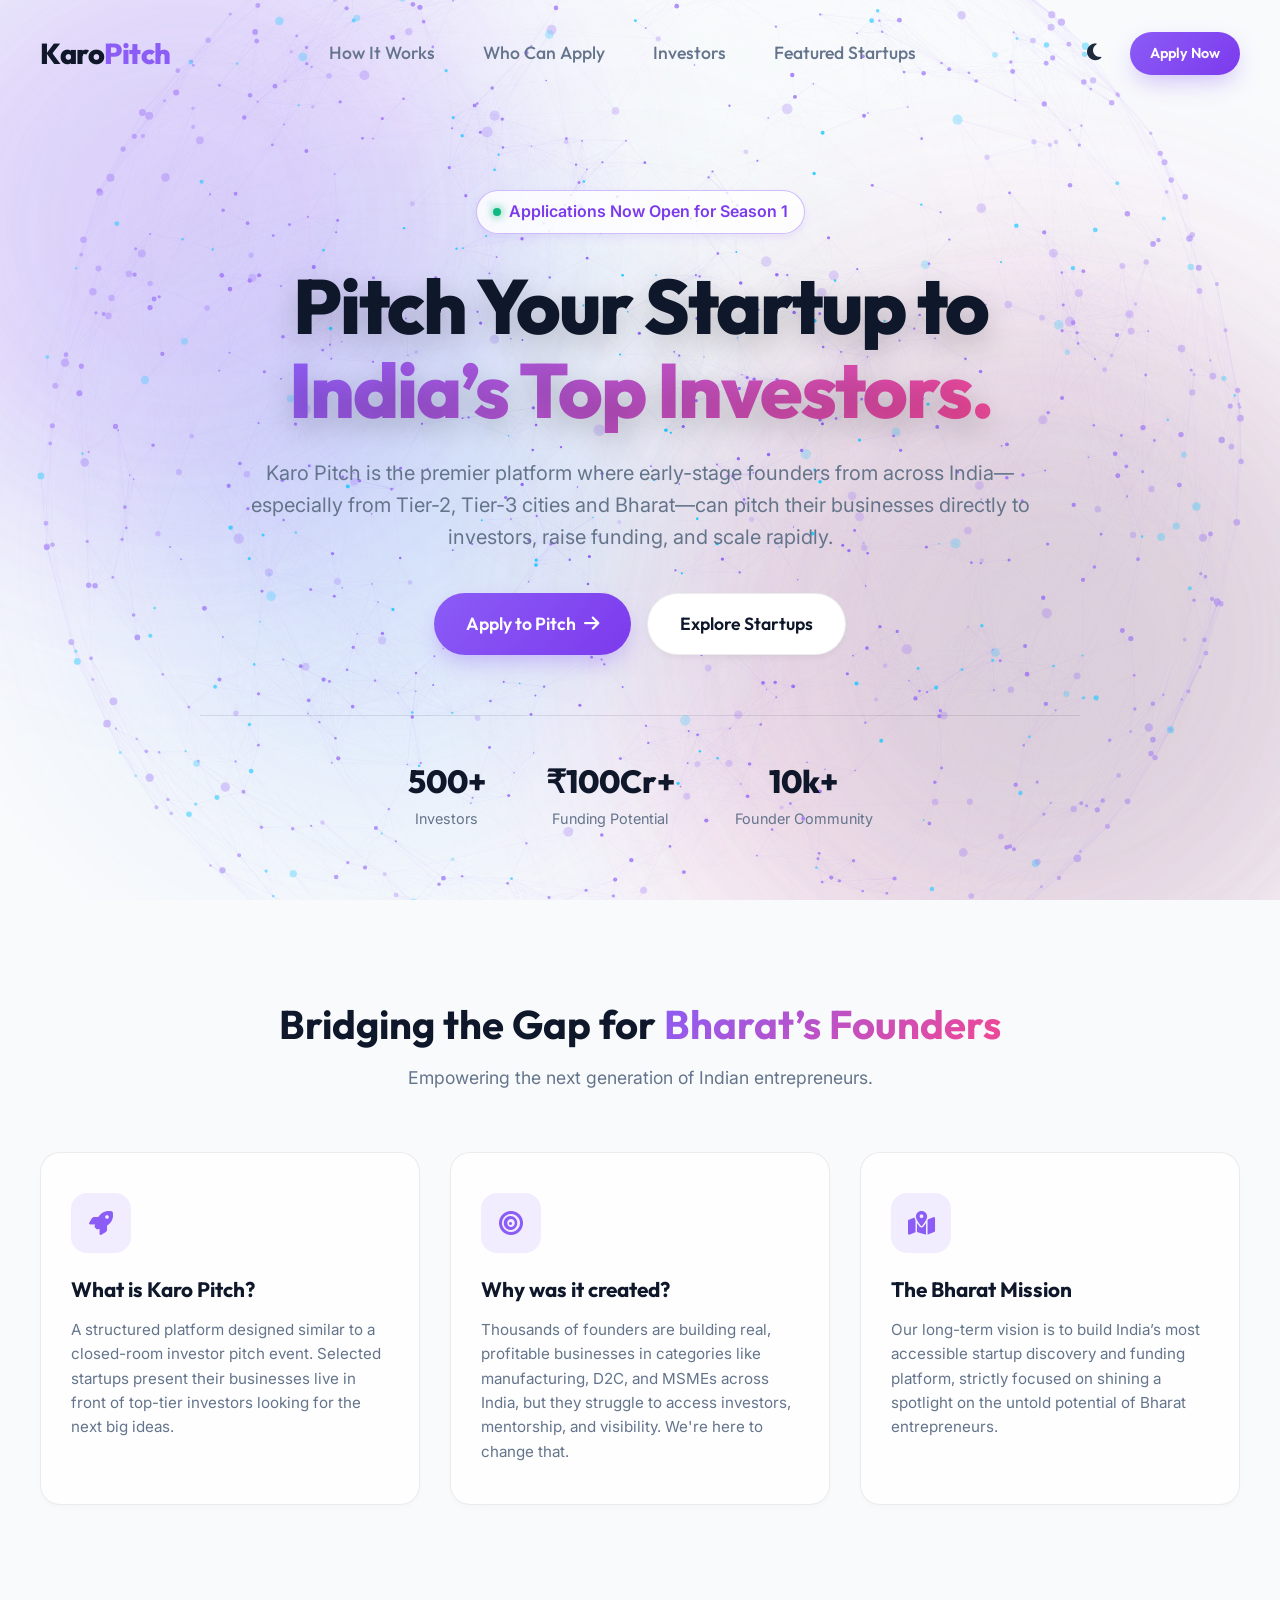
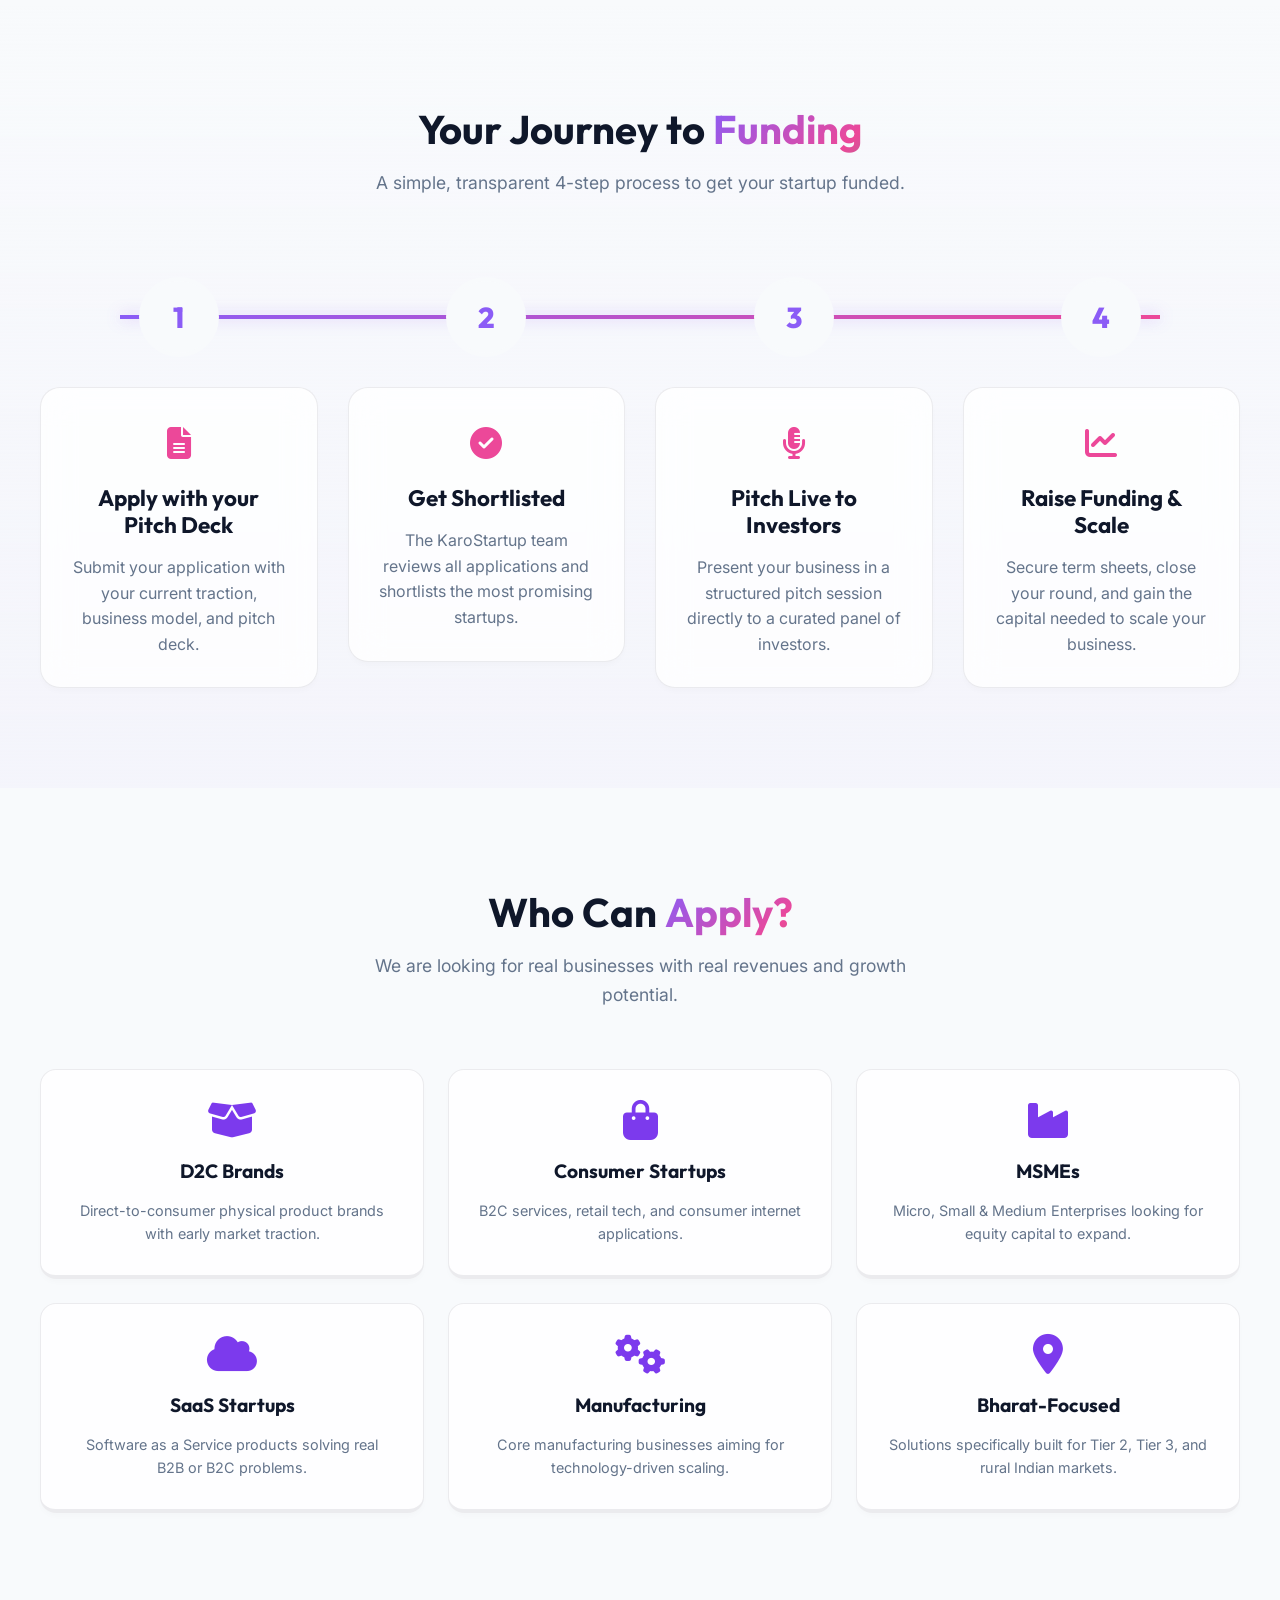
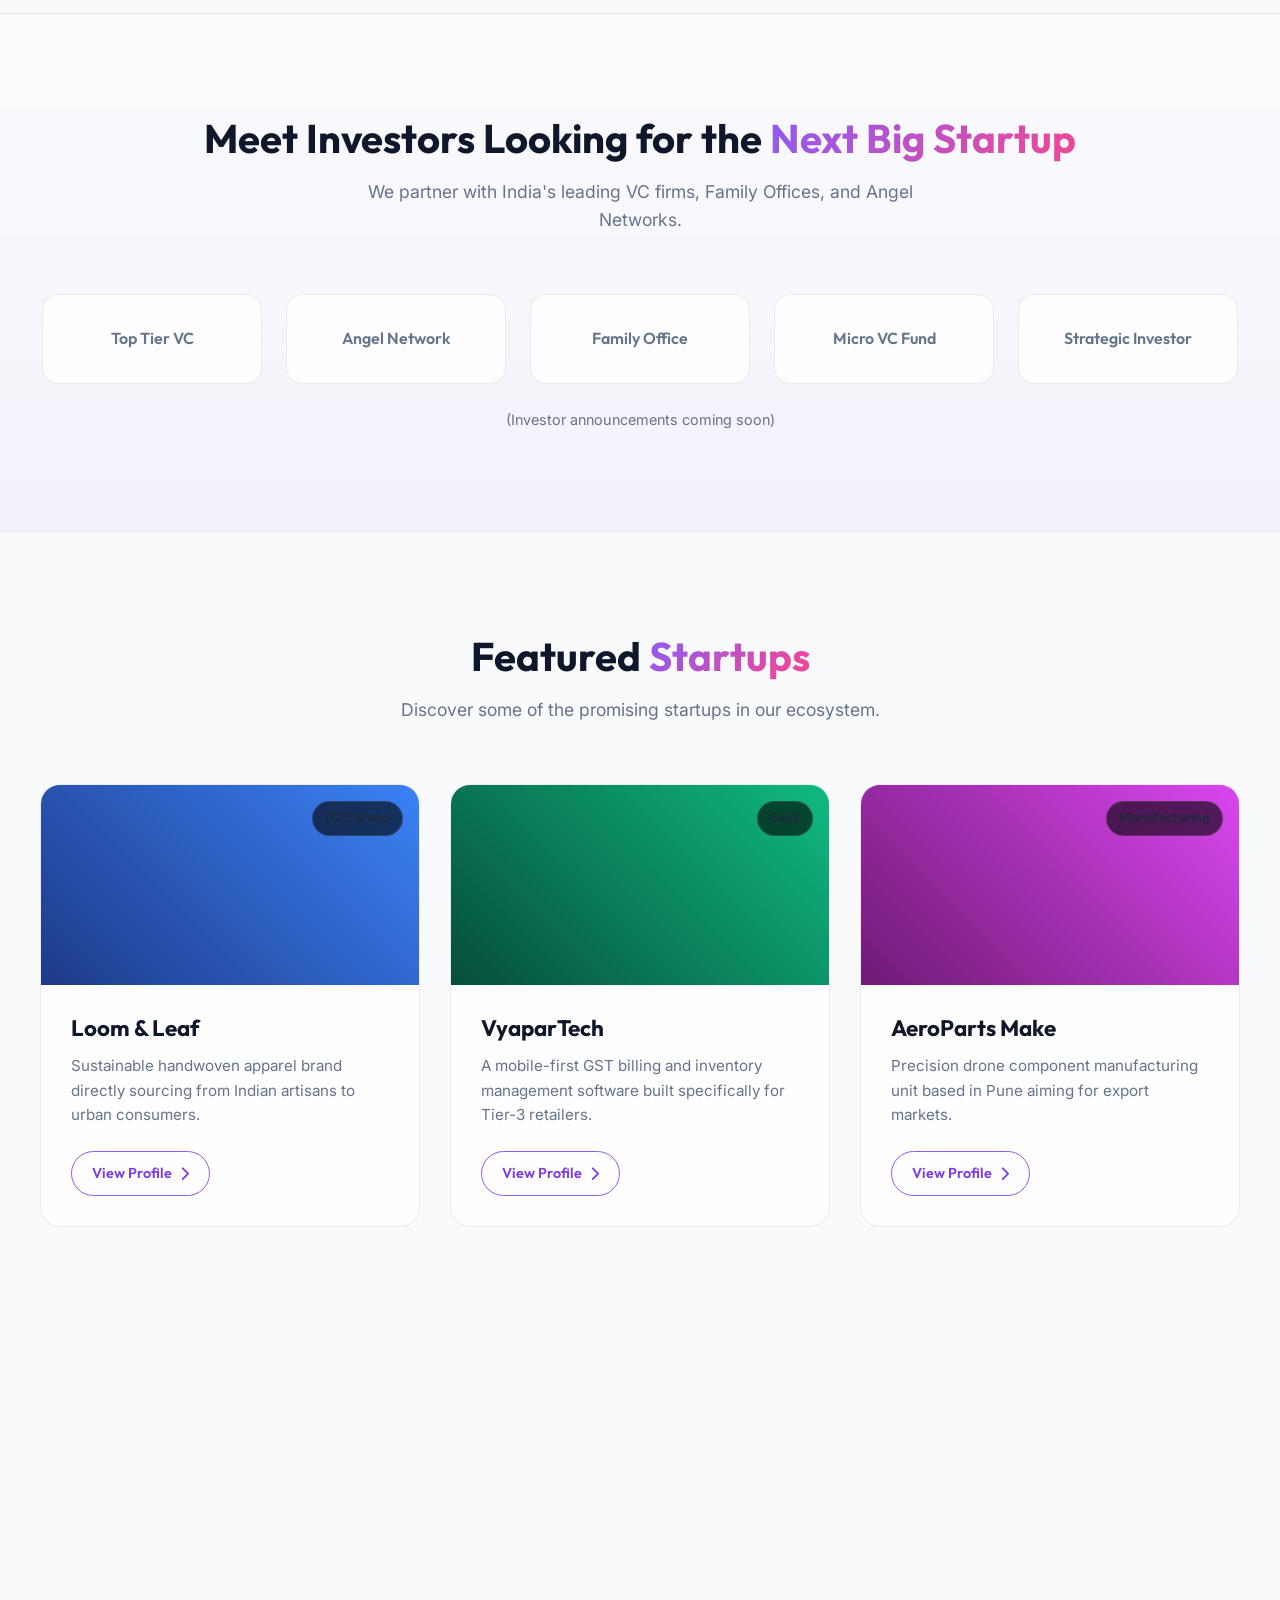
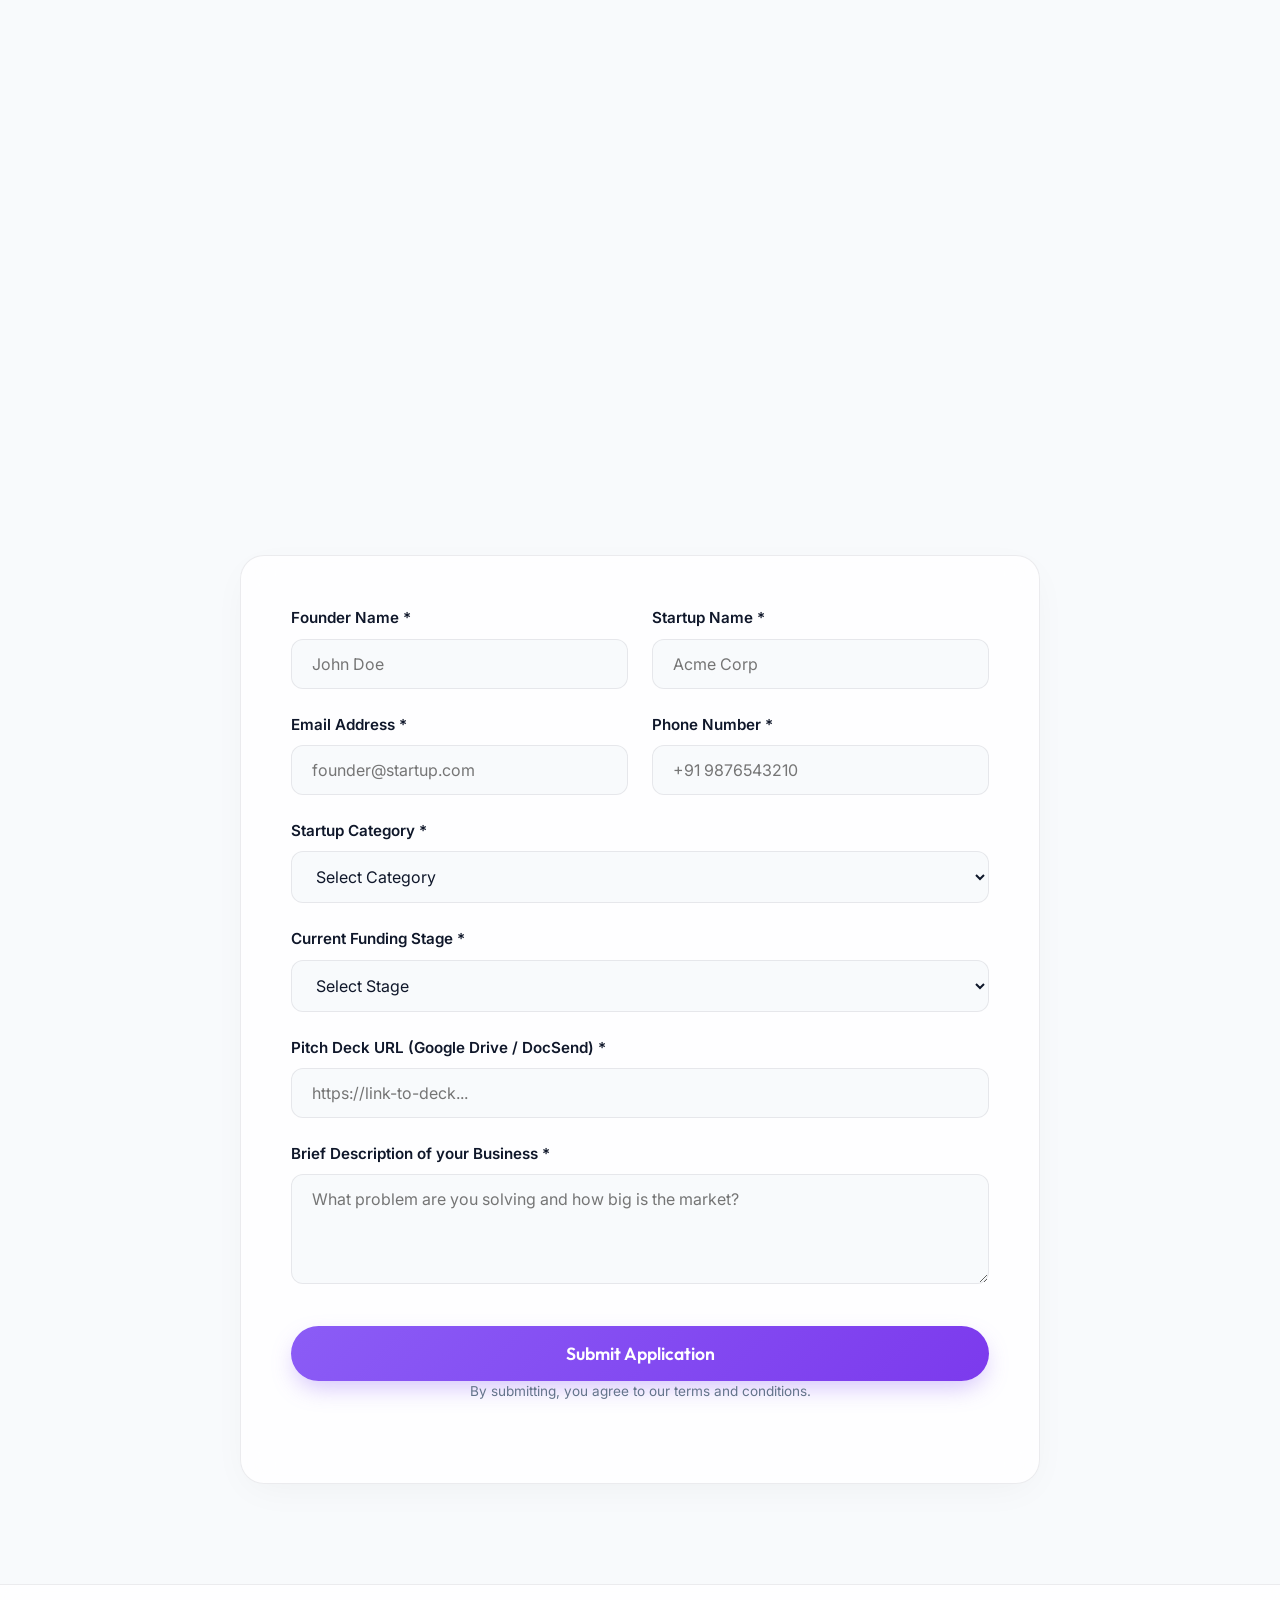
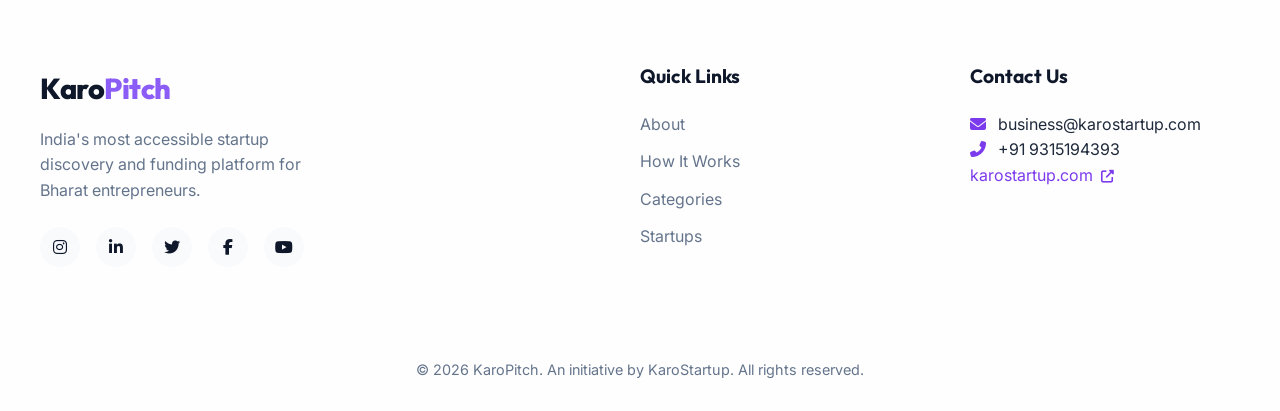
<file: index.html>
<!DOCTYPE html>
<html lang="en">

<head>
    <meta charset="UTF-8">
    <meta name="viewport" content="width=device-width, initial-scale=1.0">
    <title>Karo Pitch | Pitch Your Startup to India's Top Investors</title>
    <meta name="description"
        content="Karo Pitch connects early-stage founders from across India with investors through curated pitch events and a discovery platform.">
    <link rel="preconnect" href="https://fonts.googleapis.com">
    <link rel="preconnect" href="https://fonts.gstatic.com" crossorigin>
    <link
        href="https://fonts.googleapis.com/css2?family=Outfit:wght@300;400;500;600;700;800&family=Inter:wght@400;500;600&display=swap"
        rel="stylesheet">
    <link rel="stylesheet" href="https://cdnjs.cloudflare.com/ajax/libs/font-awesome/6.4.0/css/all.min.css">
    <link rel="stylesheet" href="style.css">
</head>

<body>
    <!-- Animated Background -->
    <div class="animated-bg">
        <div class="bg-orb bg-orb-1"></div>
        <div class="bg-orb bg-orb-2"></div>
        <div class="bg-orb bg-orb-3"></div>
        <div class="bg-orb bg-orb-4"></div>
    </div>

    <!-- Navigation -->
    <nav class="navbar">
        <div class="container nav-container">
            <a href="#" class="logo">
                Karo<span>Pitch</span>
            </a>
            <div class="nav-links">
                <a href="#how-it-works">How It Works</a>
                <a href="#categories">Who Can Apply</a>
                <a href="#investors">Investors</a>
                <a href="#startups">Featured Startups</a>
            </div>
            <div class="nav-actions">
                <button id="theme-toggle" class="btn btn-icon" aria-label="Toggle Dark Mode">
                    <i class="fas fa-moon"></i>
                </button>
                <a href="auth.html" class="btn btn-primary btn-sm">Apply Now</a>
                <button class="mobile-menu-btn">
                    <i class="fas fa-bars"></i>
                </button>
            </div>
        </div>
    </nav>

    <!-- Hero Section -->
    <section class="hero" id="home">
        <div class="hero-bg-shapes">
            <div class="shape shape-1"></div>
            <div class="shape shape-2"></div>
            <div class="shape shape-3"></div>
        </div>
        <canvas id="globe-canvas" class="globe-canvas"></canvas>
        <div class="container hero-container">
            <div class="hero-content">
                <div class="badge fade-up">
                    <span class="pulse-dot"></span> Applications Now Open for Season 1
                </div>
                <h1 class="hero-title fade-up" style="animation-delay: 0.1s;">
                    Pitch Your Startup to <span class="text-gradient">India’s Top Investors.</span>
                </h1>
                <p class="hero-subtitle fade-up" style="animation-delay: 0.2s;">
                    Karo Pitch is the premier platform where early-stage founders from across India—especially from
                    Tier-2, Tier-3 cities and Bharat—can pitch their businesses directly to investors, raise funding,
                    and scale rapidly.
                </p>
                <div class="hero-buttons fade-up" style="animation-delay: 0.3s;">
                    <a href="auth.html" class="btn btn-primary btn-lg">
                        Apply to Pitch <i class="fas fa-arrow-right"></i>
                    </a>
                    <a href="#startups" class="btn btn-secondary btn-lg">
                        Explore Startups
                    </a>
                </div>
                <div class="hero-stats fade-up" style="animation-delay: 0.4s;">
                    <div class="stat-item">
                        <span class="stat-number">500+</span>
                        <span class="stat-label">Investors</span>
                    </div>
                    <div class="stat-item">
                        <span class="stat-number">₹100Cr+</span>
                        <span class="stat-label">Funding Potential</span>
                    </div>
                    <div class="stat-item">
                        <span class="stat-number">10k+</span>
                        <span class="stat-label">Founder Community</span>
                    </div>
                </div>
            </div>
        </div>
    </section>

    <!-- About Karo Pitch Section -->
    <section class="about section-padding" id="about">
        <div class="container">
            <div class="section-header text-center fade-in">
                <h2 class="section-title">Bridging the Gap for <span class="text-gradient">Bharat’s Founders</span></h2>
                <p class="section-subtitle">Empowering the next generation of Indian entrepreneurs.</p>
            </div>
            <div class="about-grid">
                <div class="about-card fade-in">
                    <div class="about-icon"><i class="fas fa-rocket"></i></div>
                    <h3>What is Karo Pitch?</h3>
                    <p>A structured platform designed similar to a closed-room investor pitch event. Selected startups
                        present their businesses live in front of top-tier investors looking for the next big ideas.</p>
                </div>
                <div class="about-card fade-in" style="animation-delay: 0.2s;">
                    <div class="about-icon"><i class="fas fa-bullseye"></i></div>
                    <h3>Why was it created?</h3>
                    <p>Thousands of founders are building real, profitable businesses in categories like manufacturing,
                        D2C, and MSMEs across India, but they struggle to access investors, mentorship, and visibility.
                        We're here to change that.</p>
                </div>
                <div class="about-card fade-in" style="animation-delay: 0.4s;">
                    <div class="about-icon"><i class="fas fa-map-marked-alt"></i></div>
                    <h3>The Bharat Mission</h3>
                    <p>Our long-term vision is to build India’s most accessible startup discovery and funding platform,
                        strictly focused on shining a spotlight on the untold potential of Bharat entrepreneurs.</p>
                </div>
            </div>
        </div>
    </section>

    <!-- How It Works Section -->
    <section class="how-it-works section-padding" id="how-it-works">
        <div class="container">
            <div class="section-header text-center fade-in">
                <h2 class="section-title">Your Journey to <span class="text-gradient">Funding</span></h2>
                <p class="section-subtitle">A simple, transparent 4-step process to get your startup funded.</p>
            </div>

            <div class="steps-container">
                <div class="step-line"></div>

                <div class="step fade-in">
                    <div class="step-number">1</div>
                    <div class="step-content">
                        <div class="step-icon"><i class="fas fa-file-alt"></i></div>
                        <h3>Apply with your Pitch Deck</h3>
                        <p>Submit your application with your current traction, business model, and pitch deck.</p>
                    </div>
                </div>

                <div class="step fade-in" style="animation-delay: 0.2s;">
                    <div class="step-number">2</div>
                    <div class="step-content">
                        <div class="step-icon"><i class="fas fa-check-circle"></i></div>
                        <h3>Get Shortlisted</h3>
                        <p>The KaroStartup team reviews all applications and shortlists the most promising startups.</p>
                    </div>
                </div>

                <div class="step fade-in" style="animation-delay: 0.4s;">
                    <div class="step-number">3</div>
                    <div class="step-content">
                        <div class="step-icon"><i class="fas fa-microphone-alt"></i></div>
                        <h3>Pitch Live to Investors</h3>
                        <p>Present your business in a structured pitch session directly to a curated panel of investors.
                        </p>
                    </div>
                </div>

                <div class="step fade-in" style="animation-delay: 0.6s;">
                    <div class="step-number">4</div>
                    <div class="step-content">
                        <div class="step-icon"><i class="fas fa-chart-line"></i></div>
                        <h3>Raise Funding & Scale</h3>
                        <p>Secure term sheets, close your round, and gain the capital needed to scale your business.</p>
                    </div>
                </div>
            </div>
        </div>
    </section>

    <!-- Who Can Apply (Categories) Section -->
    <section class="categories section-padding" id="categories">
        <div class="container">
            <div class="section-header text-center fade-in">
                <h2 class="section-title">Who Can <span class="text-gradient">Apply?</span></h2>
                <p class="section-subtitle">We are looking for real businesses with real revenues and growth potential.
                </p>
            </div>

            <div class="category-grid">
                <div class="category-card fade-in">
                    <i class="fas fa-box-open"></i>
                    <h3>D2C Brands</h3>
                    <p>Direct-to-consumer physical product brands with early market traction.</p>
                </div>
                <div class="category-card fade-in">
                    <i class="fas fa-shopping-bag"></i>
                    <h3>Consumer Startups</h3>
                    <p>B2C services, retail tech, and consumer internet applications.</p>
                </div>
                <div class="category-card fade-in">
                    <i class="fas fa-industry"></i>
                    <h3>MSMEs</h3>
                    <p>Micro, Small & Medium Enterprises looking for equity capital to expand.</p>
                </div>
                <div class="category-card fade-in">
                    <i class="fas fa-cloud"></i>
                    <h3>SaaS Startups</h3>
                    <p>Software as a Service products solving real B2B or B2C problems.</p>
                </div>
                <div class="category-card fade-in">
                    <i class="fas fa-cogs"></i>
                    <h3>Manufacturing</h3>
                    <p>Core manufacturing businesses aiming for technology-driven scaling.</p>
                </div>
                <div class="category-card fade-in">
                    <i class="fas fa-map-marker-alt"></i>
                    <h3>Bharat-Focused</h3>
                    <p>Solutions specifically built for Tier 2, Tier 3, and rural Indian markets.</p>
                </div>
            </div>
        </div>
    </section>

    <!-- Investors Section -->
    <section class="investors section-padding" id="investors">
        <div class="container text-center">
            <div class="section-header fade-in">
                <h2 class="section-title">Meet Investors Looking for the <span class="text-gradient">Next Big
                        Startup</span></h2>
                <p class="section-subtitle">We partner with India's leading VC firms, Family Offices, and Angel
                    Networks.</p>
            </div>

            <div class="investor-logos fade-in">
                <div class="investor-logo-placeholder"><span>Top Tier VC</span></div>
                <div class="investor-logo-placeholder"><span>Angel Network</span></div>
                <div class="investor-logo-placeholder"><span>Family Office</span></div>
                <div class="investor-logo-placeholder"><span>Micro VC Fund</span></div>
                <div class="investor-logo-placeholder"><span>Strategic Investor</span></div>
            </div>
            <p class="mt-4 text-muted fade-in" style="font-size: 0.9rem;">(Investor announcements coming soon)</p>
        </div>
    </section>

    <!-- Featured Startups -->
    <section class="startups section-padding" id="startups">
        <div class="container">
            <div class="section-header text-center fade-in">
                <h2 class="section-title">Featured <span class="text-gradient">Startups</span></h2>
                <p class="section-subtitle">Discover some of the promising startups in our ecosystem.</p>
            </div>

            <div class="startup-grid">
                <!-- Startup Card 1 -->
                <div class="startup-card fade-in">
                    <div class="startup-img mockup-bg-1">
                        <div class="startup-badge">D2C Brand</div>
                    </div>
                    <div class="startup-info">
                        <h3>Loom & Leaf</h3>
                        <p class="startup-desc">Sustainable handwoven apparel brand directly sourcing from Indian
                            artisans to urban consumers.</p>
                        <a href="#" class="btn btn-outline btn-sm">View Profile <i class="fas fa-chevron-right"></i></a>
                    </div>
                </div>

                <!-- Startup Card 2 -->
                <div class="startup-card fade-in" style="animation-delay: 0.2s;">
                    <div class="startup-img mockup-bg-2">
                        <div class="startup-badge">SaaS</div>
                    </div>
                    <div class="startup-info">
                        <h3>VyaparTech</h3>
                        <p class="startup-desc">A mobile-first GST billing and inventory management software built
                            specifically for Tier-3 retailers.</p>
                        <a href="#" class="btn btn-outline btn-sm">View Profile <i class="fas fa-chevron-right"></i></a>
                    </div>
                </div>

                <!-- Startup Card 3 -->
                <div class="startup-card fade-in" style="animation-delay: 0.4s;">
                    <div class="startup-img mockup-bg-3">
                        <div class="startup-badge">Manufacturing</div>
                    </div>
                    <div class="startup-info">
                        <h3>AeroParts Make</h3>
                        <p class="startup-desc">Precision drone component manufacturing unit based in Pune aiming for
                            export markets.</p>
                        <a href="#" class="btn btn-outline btn-sm">View Profile <i class="fas fa-chevron-right"></i></a>
                    </div>
                </div>
            </div>
        </div>
    </section>

    <!-- About KaroStartup & CTA -->
    <section class="about-karostartup section-padding" id="about-ks">
        <div class="container">
            <div class="ks-flex fade-in">
                <div class="ks-content">
                    <h2 class="section-title">Powered by <span class="text-gradient">KaroStartup</span></h2>
                    <p>KaroPitch is an initiative by KaroStartup, one of India’s largest startup storytelling platforms.
                        For the past 5 years, we have been dedicated to showcasing the journeys of entrepreneurs.</p>
                    <ul class="ks-list">
                        <li><i class="fas fa-check-circle"></i> Thousands of startup stories published</li>
                        <li><i class="fas fa-check-circle"></i> A massive founder and investor community</li>
                        <li><i class="fas fa-check-circle"></i> Millions of monthly content impressions</li>
                    </ul>
                </div>
                <div class="ks-cta glass-card">
                    <h2>Ready to Pitch Your Startup?</h2>
                    <p>Don't miss the opportunity to showcase your business to India's leading investors. Apply for the
                        current cohort now.</p>
                    <div class="cta-buttons">
                        <a href="#apply" class="btn btn-primary btn-lg w-100 mb-3">Apply Now</a>
                        <a href="mailto:business@karostartup.com" class="btn btn-secondary btn-lg w-100">Partner With
                            Us</a>
                    </div>
                </div>
            </div>
        </div>
    </section>

    <!-- Apply Now Form Section -->
    <section class="apply-section section-padding" id="apply">
        <div class="container">
            <div class="section-header text-center fade-in">
                <h2 class="section-title">Apply to <span class="text-gradient">Pitch</span></h2>
                <p class="section-subtitle">Submit your startup details to be considered for the next cohort.</p>
            </div>

            <div class="form-container glass-card fade-in">
                <form id="startup-apply-form" class="apply-form">
                    <div class="form-row">
                        <div class="form-group">
                            <label for="founderName">Founder Name *</label>
                            <input type="text" id="founderName" required placeholder="John Doe">
                        </div>
                        <div class="form-group">
                            <label for="startupName">Startup Name *</label>
                            <input type="text" id="startupName" required placeholder="Acme Corp">
                        </div>
                    </div>

                    <div class="form-row">
                        <div class="form-group">
                            <label for="email">Email Address *</label>
                            <input type="email" id="email" required placeholder="founder@startup.com">
                        </div>
                        <div class="form-group">
                            <label for="phone">Phone Number *</label>
                            <input type="tel" id="phone" required placeholder="+91 9876543210">
                        </div>
                    </div>

                    <div class="form-group">
                        <label for="category">Startup Category *</label>
                        <select id="category" required>
                            <option value="" disabled selected>Select Category</option>
                            <option value="d2c">D2C Brand</option>
                            <option value="consumer">Consumer Startup</option>
                            <option value="msme">MSME</option>
                            <option value="saas">SaaS Software</option>
                            <option value="manufacturing">Manufacturing</option>
                            <option value="other">Other</option>
                        </select>
                    </div>

                    <div class="form-group">
                        <label for="fundingStage">Current Funding Stage *</label>
                        <select id="fundingStage" required>
                            <option value="" disabled selected>Select Stage</option>
                            <option value="bootstrapped">Bootstrapped</option>
                            <option value="angel">Angel / Friends & Family</option>
                            <option value="pre-seed">Pre-Seed</option>
                            <option value="seed">Seed</option>
                        </select>
                    </div>

                    <div class="form-group">
                        <label for="pitchDeck">Pitch Deck URL (Google Drive / DocSend) *</label>
                        <input type="url" id="pitchDeck" required placeholder="https://link-to-deck...">
                    </div>

                    <div class="form-group">
                        <label for="description">Brief Description of your Business *</label>
                        <textarea id="description" rows="4" required
                            placeholder="What problem are you solving and how big is the market?"></textarea>
                    </div>

                    <button type="submit" class="btn btn-primary btn-lg w-100" style="margin-top: 10px;">Submit
                        Application</button>
                    <p class="form-terms text-center text-muted mt-3" style="font-size: 0.85rem;">By submitting, you
                        agree to our terms and conditions.</p>
                </form>
            </div>
        </div>
    </section>

    <!-- Footer -->
    <footer class="footer">
        <div class="container">
            <div class="footer-grid">
                <div class="footer-brand">
                    <a href="#" class="logo mb-3 d-inline-block">Karo<span>Pitch</span></a>
                    <p class="text-muted">India's most accessible startup discovery and funding platform for Bharat
                        entrepreneurs.</p>
                    <div class="social-links mt-4">
                        <a href="https://www.instagram.com/karo_startup_/" target="_blank"><i
                                class="fab fa-instagram"></i></a>
                        <a href="https://www.linkedin.com/company/karo-startup/" target="_blank"><i
                                class="fab fa-linkedin-in"></i></a>
                        <a href="https://x.com/karo_startup" target="_blank"><i class="fab fa-twitter"></i></a>
                        <a href="https://www.facebook.com/karostartup" target="_blank"><i
                                class="fab fa-facebook-f"></i></a>
                        <a href="https://www.youtube.com/@karostartup/videos" target="_blank"><i
                                class="fab fa-youtube"></i></a>
                    </div>
                </div>
                <div class="footer-links">
                    <h3>Quick Links</h3>
                    <ul>
                        <li><a href="#about">About</a></li>
                        <li><a href="#how-it-works">How It Works</a></li>
                        <li><a href="#categories">Categories</a></li>
                        <li><a href="#startups">Startups</a></li>
                    </ul>
                </div>
                <div class="footer-contact">
                    <h3>Contact Us</h3>
                    <p><i class="fas fa-envelope text-primary me-2"></i> business@karostartup.com</p>
                    <p><i class="fas fa-phone-alt text-primary me-2"></i> +91 9315194393</p>
                    <a href="https://karostartup.com" target="_blank"
                        class="text-primary mt-2 d-inline-block">karostartup.com <i
                            class="fas fa-external-link-alt ms-1 text-small"></i></a>
                </div>
            </div>
            <div class="footer-bottom">
                <p>&copy; 2026 KaroPitch. An initiative by KaroStartup. All rights reserved.</p>
            </div>
        </div>
    </footer>

    <script src="script.js"></script>
    <script src="globe.js"></script>
</body>

</html>
</file>
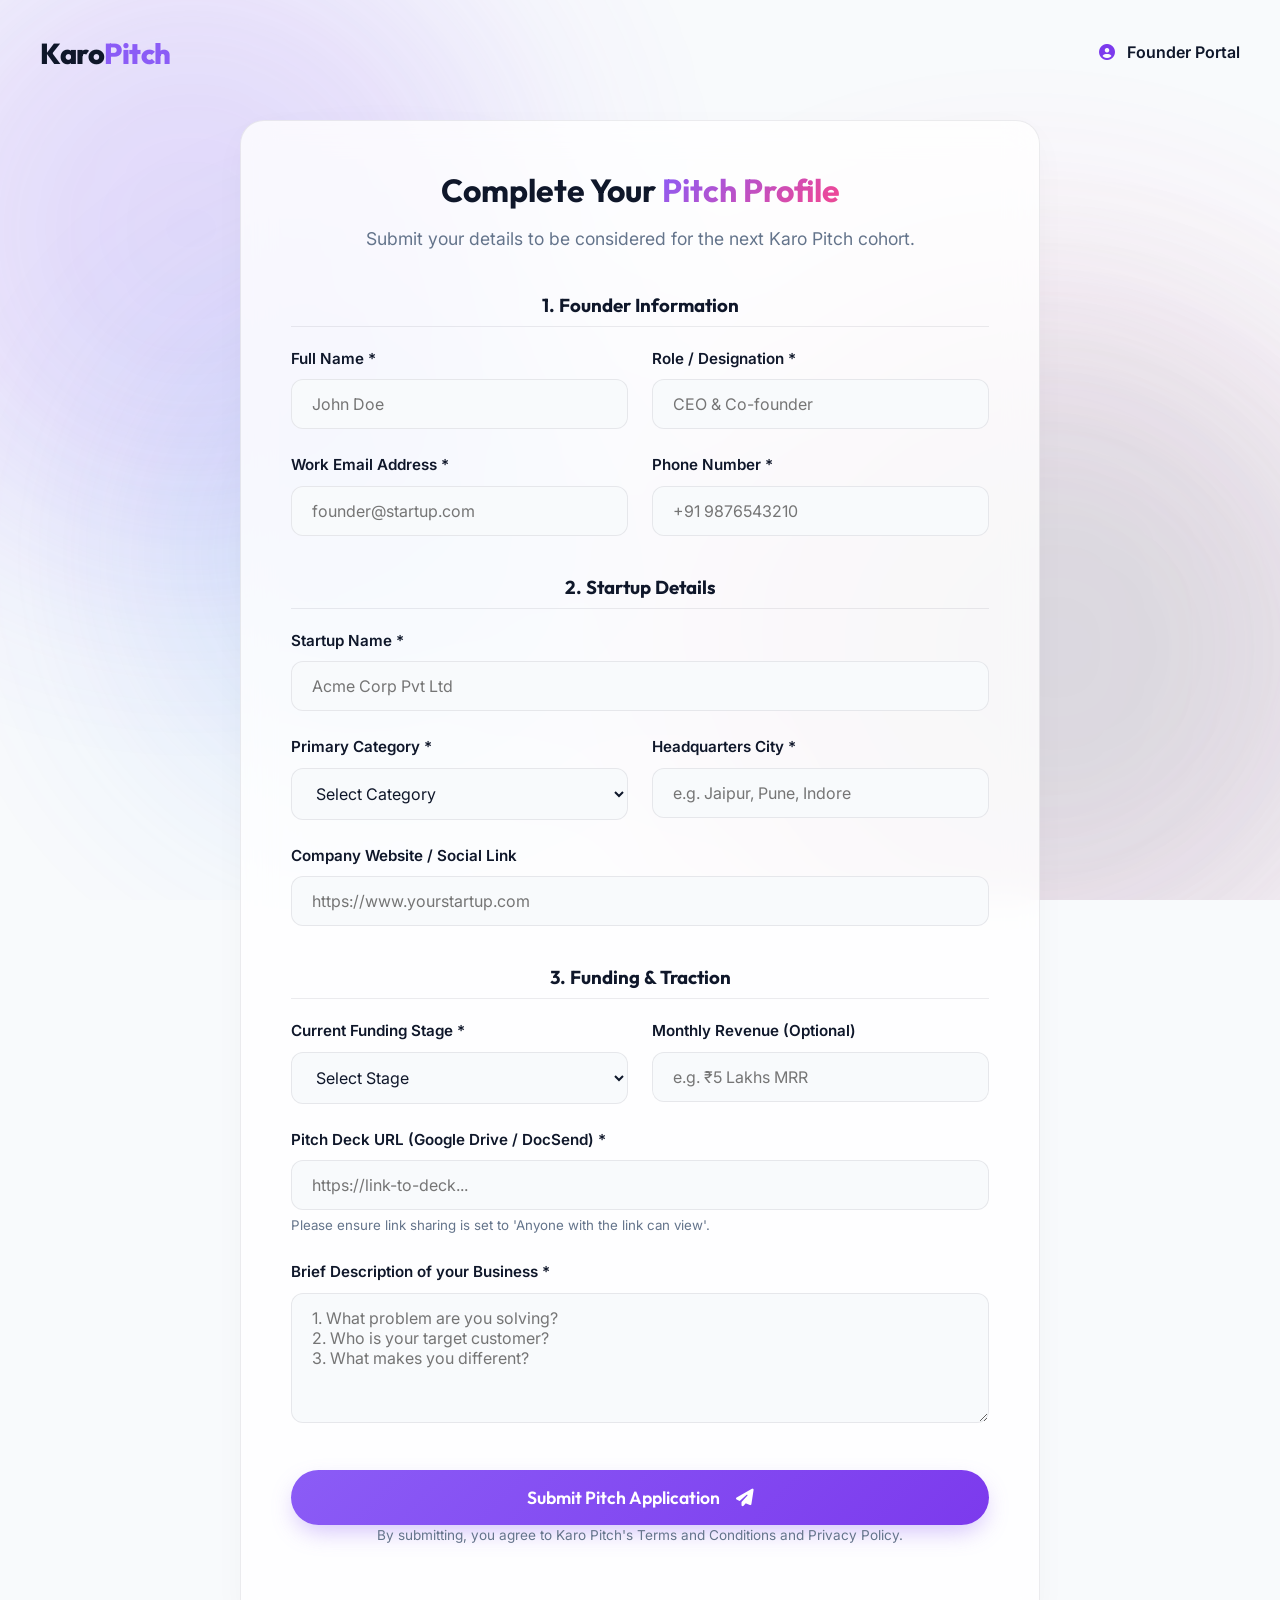
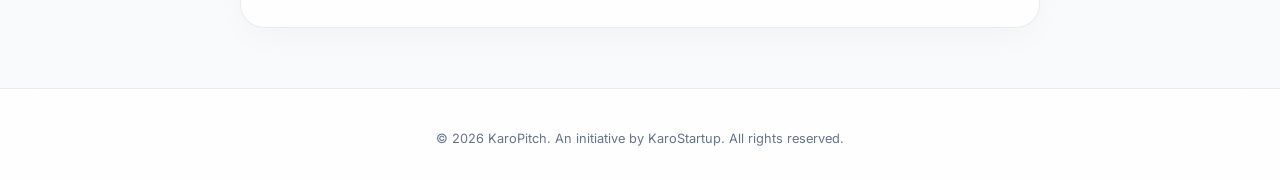
<file: application.html>
<!DOCTYPE html>
<html lang="en">

<head>
    <meta charset="UTF-8">
    <meta name="viewport" content="width=device-width, initial-scale=1.0">
    <title>Pitch Application | Karo Pitch</title>
    <link
        href="https://fonts.googleapis.com/css2?family=Outfit:wght@300;400;500;600;700;800&family=Inter:wght@400;500;600&display=swap"
        rel="stylesheet">
    <link rel="stylesheet" href="https://cdnjs.cloudflare.com/ajax/libs/font-awesome/6.4.0/css/all.min.css">
    <link rel="stylesheet" href="style.css">
</head>

<body class="auth-page">

    <!-- Animated Background -->
    <div class="animated-bg">
        <div class="bg-orb bg-orb-1"></div>
        <div class="bg-orb bg-orb-2"></div>
        <div class="bg-orb bg-orb-3"></div>
        <div class="bg-orb bg-orb-4"></div>
    </div>

    <!-- Navigation -->
    <nav class="navbar scrolled">
        <div class="container nav-container" style="justify-content: space-between;">
            <a href="index.html" class="logo">
                Karo<span>Pitch</span>
            </a>
            <div style="font-weight: 600; color: var(--text-dark);">
                <i class="fas fa-user-circle text-primary me-2"></i> Founder Portal
            </div>
        </div>
    </nav>

    <!-- Application Form Section -->
    <section class="auth-section">
        <div class="container" style="display: flex; justify-content: center; align-items: flex-start;">

            <div class="form-container glass-card fade-up" style="width: 100%; margin-top: 20px;">
                <div class="section-header text-center" style="margin-bottom: 40px;">
                    <h2 class="section-title">Complete Your <span class="text-gradient">Pitch Profile</span></h2>
                    <p class="section-subtitle">Submit your details to be considered for the next Karo Pitch cohort.</p>
                </div>

                <form id="startup-apply-form" class="apply-form" action="index.html" method="GET">

                    <h3
                        style="margin-bottom: 20px; font-family: var(--font-heading); color: var(--text-dark); border-bottom: 1px solid var(--border-color); padding-bottom: 10px;">
                        1. Founder Information</h3>

                    <div class="form-row">
                        <div class="form-group">
                            <label for="founderName">Full Name *</label>
                            <input type="text" id="founderName" required placeholder="John Doe">
                        </div>
                        <div class="form-group">
                            <label for="founderRole">Role / Designation *</label>
                            <input type="text" id="founderRole" required placeholder="CEO & Co-founder">
                        </div>
                    </div>

                    <div class="form-row">
                        <div class="form-group">
                            <label for="email">Work Email Address *</label>
                            <input type="email" id="email" required placeholder="founder@startup.com">
                        </div>
                        <div class="form-group">
                            <label for="phone">Phone Number *</label>
                            <input type="tel" id="phone" required placeholder="+91 9876543210">
                        </div>
                    </div>

                    <h3
                        style="margin-bottom: 20px; margin-top: 40px; font-family: var(--font-heading); color: var(--text-dark); border-bottom: 1px solid var(--border-color); padding-bottom: 10px;">
                        2. Startup Details</h3>

                    <div class="form-group">
                        <label for="startupName">Startup Name *</label>
                        <input type="text" id="startupName" required placeholder="Acme Corp Pvt Ltd">
                    </div>

                    <div class="form-row">
                        <div class="form-group">
                            <label for="category">Primary Category *</label>
                            <select id="category" required>
                                <option value="" disabled selected>Select Category</option>
                                <option value="d2c">D2C Brand</option>
                                <option value="consumer">Consumer Startup</option>
                                <option value="msme">MSME</option>
                                <option value="saas">SaaS Software</option>
                                <option value="manufacturing">Manufacturing</option>
                                <option value="other">Other</option>
                            </select>
                        </div>
                        <div class="form-group">
                            <label for="headquarters">Headquarters City *</label>
                            <input type="text" id="headquarters" required placeholder="e.g. Jaipur, Pune, Indore">
                        </div>
                    </div>

                    <div class="form-group">
                        <label for="website">Company Website / Social Link</label>
                        <input type="url" id="website" placeholder="https://www.yourstartup.com">
                    </div>

                    <h3
                        style="margin-bottom: 20px; margin-top: 40px; font-family: var(--font-heading); color: var(--text-dark); border-bottom: 1px solid var(--border-color); padding-bottom: 10px;">
                        3. Funding & Traction</h3>

                    <div class="form-row">
                        <div class="form-group">
                            <label for="fundingStage">Current Funding Stage *</label>
                            <select id="fundingStage" required>
                                <option value="" disabled selected>Select Stage</option>
                                <option value="bootstrapped">Bootstrapped</option>
                                <option value="angel">Angel / Friends & Family</option>
                                <option value="pre-seed">Pre-Seed</option>
                                <option value="seed">Seed</option>
                            </select>
                        </div>
                        <div class="form-group">
                            <label for="revenue">Monthly Revenue (Optional)</label>
                            <input type="text" id="revenue" placeholder="e.g. ₹5 Lakhs MRR">
                        </div>
                    </div>

                    <div class="form-group">
                        <label for="pitchDeck">Pitch Deck URL (Google Drive / DocSend) *</label>
                        <input type="url" id="pitchDeck" required placeholder="https://link-to-deck...">
                        <small style="color: var(--text-muted); display: block; margin-top: 5px;">Please ensure link
                            sharing is set to 'Anyone with the link can view'.</small>
                    </div>

                    <div class="form-group">
                        <label for="description">Brief Description of your Business *</label>
                        <textarea id="description" rows="5" required
                            placeholder="1. What problem are you solving?&#10;2. Who is your target customer?&#10;3. What makes you different?"></textarea>
                    </div>

                    <div style="margin-top: 40px;">
                        <button type="submit" class="btn btn-primary btn-lg w-100">Submit
                            Pitch Application <i class="fas fa-paper-plane" style="margin-left: 8px;"></i></button>
                        <p class="form-terms text-center text-muted mt-3" style="font-size: 0.85rem;">By submitting, you
                            agree to Karo Pitch's Terms and Conditions and Privacy Policy.</p>
                    </div>
                </form>
            </div>

        </div>
    </section>

    <!-- Footer -->
    <footer class="footer" style="padding-top: 40px; margin-top: auto;">
        <div class="container text-center">
            <p class="text-muted text-small">&copy; 2026 KaroPitch. An initiative by KaroStartup. All rights reserved.
            </p>
        </div>
    </footer>

    <script src="script.js"></script>
</body>

</html>
</file>
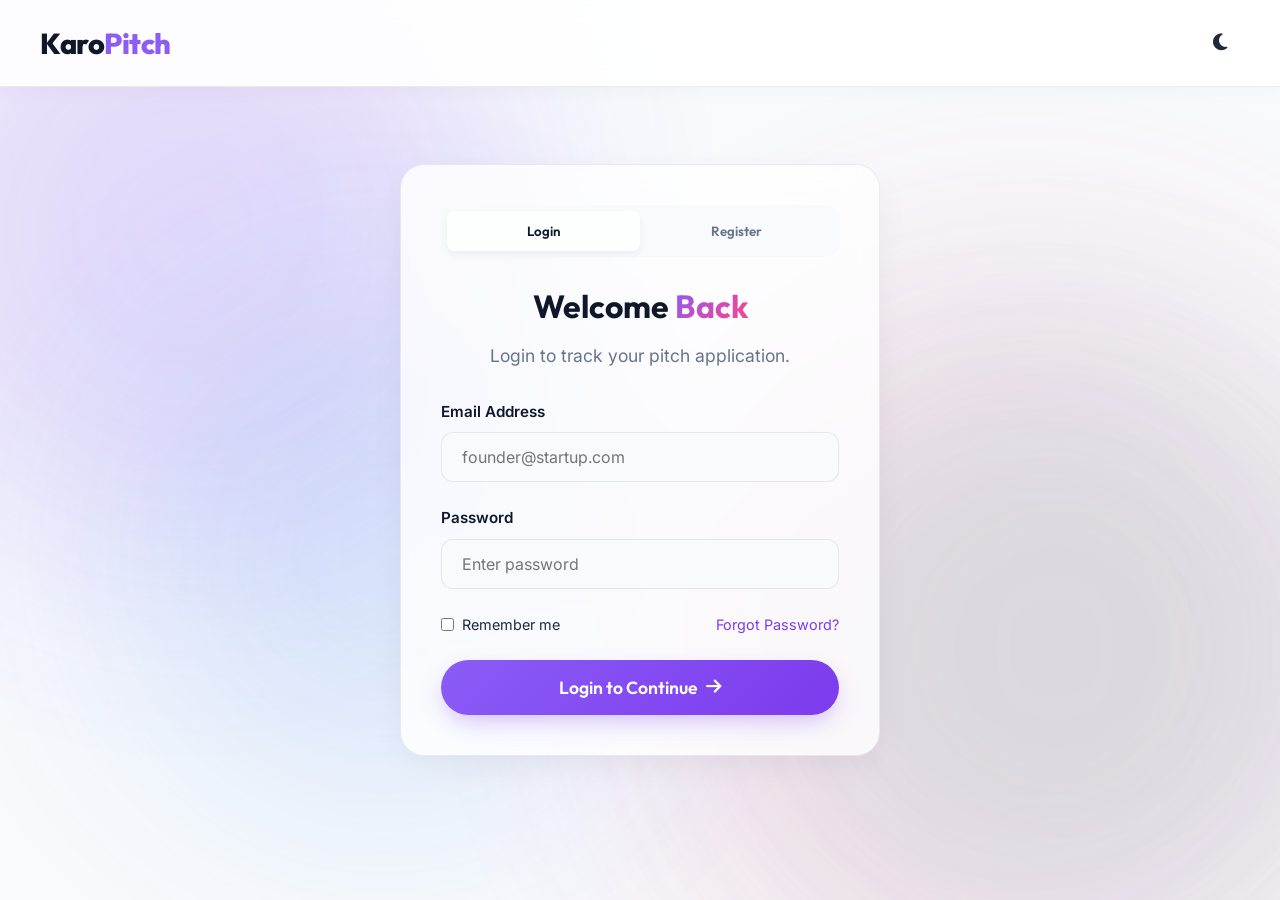
<file: auth.html>
<!DOCTYPE html>
<html lang="en">

<head>
    <meta charset="UTF-8">
    <meta name="viewport" content="width=device-width, initial-scale=1.0">
    <title>Login | Karo Pitch</title>
    <link
        href="https://fonts.googleapis.com/css2?family=Outfit:wght@300;400;500;600;700;800&family=Inter:wght@400;500;600&display=swap"
        rel="stylesheet">
    <link rel="stylesheet" href="https://cdnjs.cloudflare.com/ajax/libs/font-awesome/6.4.0/css/all.min.css">
    <link rel="stylesheet" href="style.css">
</head>

<body class="auth-page">

    <!-- Animated Background -->
    <div class="animated-bg">
        <div class="bg-orb bg-orb-1"></div>
        <div class="bg-orb bg-orb-2"></div>
        <div class="bg-orb bg-orb-3"></div>
        <div class="bg-orb bg-orb-4"></div>
    </div>

    <!-- Navigation -->
    <nav class="navbar scrolled">
        <div class="container nav-container">
            <a href="index.html" class="logo">
                Karo<span>Pitch</span>
            </a>
            <div class="nav-actions">
                <button id="theme-toggle" class="btn btn-icon" aria-label="Toggle Dark Mode">
                    <i class="fas fa-moon"></i>
                </button>
            </div>
        </div>
    </nav>

    <!-- Auth Section -->
    <section class="auth-section">
        <div class="container" style="display: flex; justify-content: center; align-items: center; min-height: 80vh;">

            <div class="auth-card glass-card fade-up">

                <!-- Toggle Tabs -->
                <div class="auth-tabs">
                    <button class="auth-tab active" onclick="showLogin()">Login</button>
                    <button class="auth-tab" onclick="showRegister()">Register</button>
                </div>

                <!-- Login Form -->
                <form id="loginForm" class="auth-form" action="application.html" method="GET">
                    <div class="section-header text-center" style="margin-bottom: 30px;">
                        <h2 class="section-title" style="font-size: 2rem;">Welcome <span
                                class="text-gradient">Back</span></h2>
                        <p class="section-subtitle">Login to track your pitch application.</p>
                    </div>

                    <div class="form-group">
                        <label for="loginEmail">Email Address</label>
                        <input type="email" id="loginEmail" required placeholder="founder@startup.com"
                            class="auth-input">
                    </div>

                    <div class="form-group">
                        <label for="loginPassword">Password</label>
                        <input type="password" id="loginPassword" required placeholder="Enter password"
                            class="auth-input">
                    </div>

                    <div class="auth-options"
                        style="display: flex; justify-content: space-between; margin-bottom: 24px; font-size: 0.9rem;">
                        <label style="display: flex; align-items: center; gap: 8px; cursor: pointer;">
                            <input type="checkbox"> Remember me
                        </label>
                        <a href="#" class="text-primary" style="text-decoration: none;">Forgot Password?</a>
                    </div>

                    <button type="submit" class="btn btn-primary btn-lg w-100">Login to Continue <i
                            class="fas fa-arrow-right"></i></button>
                </form>

                <!-- Registration Form (Hidden by default) -->
                <form id="registerForm" class="auth-form" style="display: none;" action="application.html" method="GET">
                    <div class="section-header text-center" style="margin-bottom: 30px;">
                        <h2 class="section-title" style="font-size: 2rem;">Create an <span
                                class="text-gradient">Account</span></h2>
                        <p class="section-subtitle">Register to apply for Karo Pitch.</p>
                    </div>

                    <div class="form-group">
                        <label for="regName">Full Name</label>
                        <input type="text" id="regName" required placeholder="John Doe" class="auth-input">
                    </div>

                    <div class="form-group">
                        <label for="regEmail">Email Address</label>
                        <input type="email" id="regEmail" required placeholder="founder@startup.com" class="auth-input">
                    </div>

                    <div class="form-group">
                        <label for="regPassword">Password</label>
                        <input type="password" id="regPassword" required placeholder="Create password"
                            class="auth-input">
                    </div>

                    <button type="submit" class="btn btn-primary btn-lg w-100" style="margin-top: 10px;">Register &
                        Apply <i class="fas fa-arrow-right"></i></button>
                    <p class="form-terms text-center text-muted mt-3" style="font-size: 0.85rem;">By registering, you
                        agree to our Terms of Service.</p>
                </form>

            </div>

        </div>
    </section>

    <script src="script.js"></script>
    <script>
        function showLogin() {
            document.getElementById('loginForm').style.display = 'block';
            document.getElementById('registerForm').style.display = 'none';
            document.querySelectorAll('.auth-tab')[0].classList.add('active');
            document.querySelectorAll('.auth-tab')[1].classList.remove('active');
        }

        function showRegister() {
            document.getElementById('loginForm').style.display = 'none';
            document.getElementById('registerForm').style.display = 'block';
            document.querySelectorAll('.auth-tab')[0].classList.remove('active');
            document.querySelectorAll('.auth-tab')[1].classList.add('active');
        }
    </script>
</body>

</html>
</file>
<file: style.css>
/* =========================================
   Karo Pitch Landing Page | Design System
   ========================================= */

/* --- Variables --- */
:root {
    /* Colors - Light Theme (Default) */
    --bg-dark: #F8FAFC;
    --bg-card: rgba(255, 255, 255, 0.8);
    --bg-card-hover: rgba(255, 255, 255, 1);

    --primary: #8B5CF6;
    /* Vibrant Purple */
    --primary-light: #7C3AED;
    --secondary: #EC4899;
    /* Vibrant Pink */
    --accent: #10B981;
    /* Success Green */

    --text-main: #1E293B;
    --text-muted: #64748B;
    --text-dark: #0F172A;

    --border-color: rgba(15, 23, 42, 0.08);
    --border-highlight: rgba(139, 92, 246, 0.4);

    --navbar-bg: rgba(255, 255, 255, 0.9);
    --btn-secondary-bg: white;
    --btn-secondary-hover: #F1F5F9;
    --step-number-bg: white;

    /* Typography */
    --font-heading: 'Outfit', sans-serif;
    --font-body: 'Inter', sans-serif;

    /* Effects */
    --glass-blur: blur(16px);
    --shadow-soft: 0 10px 40px -10px rgba(0, 0, 0, 0.08);
    --shadow-glow: 0 10px 25px -5px rgba(139, 92, 246, 0.4);
    --transition: all 0.3s cubic-bezier(0.25, 0.8, 0.25, 1);
}

/* Dark Theme Variables */
body.dark-mode {
    --bg-dark: #0B0E14;
    --bg-card: rgba(20, 25, 35, 0.7);
    --bg-card-hover: rgba(30, 38, 50, 0.9);

    --text-main: #CBD5E1;
    --text-muted: #94A3B8;
    --text-dark: #F8FAFC;

    --border-color: rgba(255, 255, 255, 0.08);
    --border-highlight: rgba(139, 92, 246, 0.6);

    --navbar-bg: rgba(11, 14, 20, 0.9);
    --btn-secondary-bg: transparent;
    --btn-secondary-hover: rgba(255, 255, 255, 0.05);
    --step-number-bg: #0B0E14;
}

/* --- Reset & Global --- */
* {
    margin: 0;
    padding: 0;
    box-sizing: border-box;
}

html {
    scroll-behavior: smooth;
}

body {
    font-family: var(--font-body);
    background-color: var(--bg-dark);
    /* Subtle dot grid pattern on top of animated orbs */
    background-image: radial-gradient(rgba(15, 23, 42, 0.05) 1px, transparent 1px);
    background-size: 24px 24px;
    background-attachment: fixed;
    color: var(--text-main);
    line-height: 1.6;
    overflow-x: hidden;
}

/* --- Animated Background --- */
.animated-bg {
    position: fixed;
    top: 0;
    left: 0;
    width: 100vw;
    height: 100vh;
    z-index: -2;
    overflow: hidden;
    pointer-events: none;
    background-color: var(--bg-dark);
}

.bg-orb {
    position: absolute;
    filter: blur(120px);
    opacity: 0.8;
    border-radius: 50%;
    animation: drift 25s infinite alternate cubic-bezier(0.4, 0, 0.2, 1);
    will-change: transform;
}

.bg-orb-1 {
    top: -10%;
    left: -10%;
    width: 50vw;
    height: 50vw;
    background: rgba(139, 92, 246, 0.25);
    /* Strong Purple */
    animation-delay: 0s;
}

.bg-orb-2 {
    bottom: -15%;
    right: -10%;
    width: 60vw;
    height: 60vw;
    background: rgba(236, 72, 153, 0.2);
    /* Strong Pink */
    animation-delay: -5s;
    animation-duration: 30s;
}

.bg-orb-3 {
    top: 40%;
    left: 60%;
    width: 45vw;
    height: 45vw;
    background: rgba(16, 185, 129, 0.15);
    /* Strong Green */
    animation-delay: -10s;
    animation-duration: 20s;
}

.bg-orb-4 {
    bottom: 10%;
    left: 10%;
    width: 40vw;
    height: 40vw;
    background: rgba(59, 130, 246, 0.2);
    /* Strong Blue */
    animation-delay: -15s;
    animation-duration: 28s;
}

@keyframes drift {
    0% {
        transform: translate(0, 0) scale(1);
    }

    33% {
        transform: translate(15vw, 15vh) scale(1.2);
    }

    66% {
        transform: translate(-10vw, 20vh) scale(0.8);
    }

    100% {
        transform: translate(-20vw, -10vh) scale(1.1);
    }
}

h1,
h2,
h3,
h4,
h5,
h6 {
    font-family: var(--font-heading);
    color: var(--text-dark);
    line-height: 1.2;
    margin-bottom: 1rem;
}

a {
    text-decoration: none;
    color: inherit;
    transition: var(--transition);
}

/* --- Utilities --- */
.container {
    max-width: 1400px;
    margin: 0 auto;
    padding: 0 40px;
}

.section-padding {
    padding: 100px 0;
}

.text-center {
    text-align: center;
}

.mb-3 {
    margin-bottom: 1rem;
}

.mb-4 {
    margin-bottom: 1.5rem;
}

.mt-4 {
    margin-top: 1.5rem;
}

.me-2 {
    margin-right: 0.5rem;
}

.ms-1 {
    margin-left: 0.25rem;
}

.w-100 {
    width: 100%;
}

.d-inline-block {
    display: inline-block;
}

.text-muted {
    color: var(--text-muted);
}

.text-primary {
    color: var(--primary-light);
}

.text-small {
    font-size: 0.8rem;
}

.text-gradient {
    background: linear-gradient(135deg, var(--primary) 0%, var(--secondary) 50%, var(--accent) 100%);
    background-size: 200% auto;
    -webkit-background-clip: text;
    -webkit-text-fill-color: transparent;
    background-clip: text;
    display: inline-block;
    animation: gradient-shift 4s linear infinite;
}

@keyframes gradient-shift {
    0% {
        background-position: 0% 50%;
    }

    50% {
        background-position: 100% 50%;
    }

    100% {
        background-position: 0% 50%;
    }
}

/* --- Buttons --- */
.btn {
    display: inline-flex;
    align-items: center;
    justify-content: center;
    gap: 8px;
    font-family: var(--font-heading);
    font-weight: 600;
    border-radius: 50px;
    transition: var(--transition);
    cursor: pointer;
    border: none;
}

.btn-sm {
    padding: 10px 20px;
    font-size: 0.9rem;
}

.btn-lg {
    padding: 16px 32px;
    font-size: 1.1rem;
}

.btn-primary {
    background: linear-gradient(135deg, var(--primary) 0%, #7C3AED 100%);
    color: white;
    box-shadow: var(--shadow-glow);
}

.btn-primary:hover {
    transform: translateY(-2px);
    box-shadow: 0 15px 30px -5px rgba(139, 92, 246, 0.5);
}

.btn-secondary {
    background: var(--btn-secondary-bg);
    color: var(--text-dark);
    border: 1px solid var(--border-color);
    box-shadow: 0 4px 6px -1px rgba(0, 0, 0, 0.05);
}

.btn-secondary:hover {
    background: var(--btn-secondary-hover);
    transform: translateY(-2px);
    box-shadow: 0 10px 15px -3px rgba(0, 0, 0, 0.05);
}

.btn-outline {
    background: transparent;
    color: var(--primary-light);
    border: 1px solid var(--primary);
}

.btn-outline:hover {
    background: rgba(139, 92, 246, 0.1);
}

.btn-icon {
    width: 40px;
    height: 40px;
    border-radius: 50%;
    background: transparent;
    color: var(--text-main);
    display: flex;
    align-items: center;
    justify-content: center;
    font-size: 1.2rem;
    padding: 0;
}

.btn-icon:hover {
    background: rgba(139, 92, 246, 0.1);
    color: var(--primary);
}

/* --- Navbar --- */
.navbar {
    position: fixed;
    top: 0;
    left: 0;
    width: 100%;
    z-index: 1000;
    padding: 30px 0;
    transition: var(--transition);
    backdrop-filter: blur(0px);
    background: transparent;
}

.navbar.scrolled {
    padding: 20px 0;
    background: var(--navbar-bg);
    backdrop-filter: var(--glass-blur);
    border-bottom: 1px solid var(--border-color);
    box-shadow: 0 4px 20px rgba(0, 0, 0, 0.03);
}

.nav-container {
    display: flex;
    justify-content: space-between;
    align-items: center;
}

.logo {
    font-family: var(--font-heading);
    font-size: 1.8rem;
    font-weight: 800;
    color: var(--text-dark);
    letter-spacing: -0.5px;
}

.logo span {
    color: var(--primary);
}

.nav-links {
    display: flex;
    gap: 48px;
}

.nav-links a {
    font-family: var(--font-heading);
    font-weight: 500;
    font-size: 1.1rem;
    color: var(--text-muted);
    position: relative;
}

.nav-links a:hover {
    color: var(--primary);
}

.nav-links a::after {
    content: '';
    position: absolute;
    bottom: -4px;
    left: 0;
    width: 0%;
    height: 2px;
    background: var(--primary);
    transition: var(--transition);
}

.nav-links a:hover::after {
    width: 100%;
}

.nav-actions {
    display: flex;
    align-items: center;
    gap: 16px;
}

.mobile-menu-btn {
    display: none;
    background: none;
    border: none;
    color: white;
    font-size: 1.5rem;
    cursor: pointer;
}

/* --- Hero Section --- */
.hero {
    position: relative;
    min-height: 100vh;
    display: flex;
    align-items: center;
    padding-top: 80px;
    overflow: hidden;
}

.hero-bg-shapes {
    position: absolute;
    top: 0;
    left: 0;
    right: 0;
    bottom: 0;
    z-index: -1;
    overflow: hidden;
}

.globe-canvas {
    position: absolute;
    top: 0;
    left: 0;
    width: 100%;
    height: 100%;
    z-index: 1;
    /* Above shapes but below text */
    pointer-events: none;
    /* Let clicks pass through */
}

.shape {
    position: absolute;
    filter: blur(100px);
    border-radius: 50%;
    opacity: 0.5;
    animation: float 20s infinite alternate linear;
}

.shape-1 {
    top: -10%;
    left: -10%;
    width: 600px;
    height: 600px;
    background: rgba(139, 92, 246, 0.15);
}

.shape-2 {
    bottom: -10%;
    right: -5%;
    width: 700px;
    height: 700px;
    background: rgba(236, 72, 153, 0.1);
    animation-delay: -5s;
}

.shape-3 {
    top: 40%;
    left: 50%;
    transform: translate(-50%, -50%);
    width: 500px;
    height: 500px;
    background: rgba(16, 185, 129, 0.05);
    animation-delay: -10s;
}

@keyframes float {
    0% {
        transform: translate(0, 0) rotate(0deg);
    }

    100% {
        transform: translate(50px, 50px) rotate(10deg);
    }
}

.hero-container {
    display: flex;
    flex-direction: column;
    align-items: center;
    text-align: center;
    z-index: 10;
}

.hero-content {
    max-width: 1000px;
    padding: 60px;
    margin-top: 40px;
    position: relative;
    z-index: 2;
    /* Ensure it stays above the globe layer */
}

.badge {
    display: inline-flex;
    align-items: center;
    gap: 8px;
    background: var(--bg-card);
    border: 1px solid var(--border-highlight);
    padding: 8px 16px;
    border-radius: 50px;
    font-size: 1rem;
    font-weight: 600;
    color: var(--primary-light);
    margin-bottom: 30px;
    box-shadow: 0 4px 10px rgba(139, 92, 246, 0.1);
}

.pulse-dot {
    width: 8px;
    height: 8px;
    background: var(--accent);
    border-radius: 50%;
    box-shadow: 0 0 10px var(--accent);
    animation: pulse 2s infinite;
}

@keyframes pulse {
    0% {
        transform: scale(0.95);
        box-shadow: 0 0 0 0 rgba(16, 185, 129, 0.7);
    }

    70% {
        transform: scale(1);
        box-shadow: 0 0 0 6px rgba(16, 185, 129, 0);
    }

    100% {
        transform: scale(0.95);
        box-shadow: 0 0 0 0 rgba(16, 185, 129, 0);
    }
}

.hero-title {
    font-size: 4.8rem;
    font-weight: 800;
    letter-spacing: -2px;
    margin-bottom: 24px;
    line-height: 1.1;
    text-shadow: 0 10px 30px rgba(0, 0, 0, 0.2);
    animation: slow-float 6s ease-in-out infinite alternate;
}

@keyframes slow-float {
    0% {
        transform: translateY(0px);
    }

    100% {
        transform: translateY(-8px);
    }
}

.hero-subtitle {
    font-size: 1.25rem;
    color: var(--text-muted);
    margin-bottom: 40px;
    max-width: 800px;
    margin-left: auto;
    margin-right: auto;
}

.hero-buttons {
    display: flex;
    gap: 16px;
    justify-content: center;
    margin-bottom: 60px;
}

.hero-stats {
    display: flex;
    justify-content: center;
    gap: 60px;
    padding-top: 40px;
    border-top: 1px solid rgba(15, 23, 42, 0.1);
}

.stat-item {
    display: flex;
    flex-direction: column;
}

.stat-number {
    font-family: var(--font-heading);
    font-size: 2rem;
    font-weight: 800;
    color: var(--text-dark);
}

.stat-label {
    font-size: 0.9rem;
    color: var(--text-muted);
}

/* --- Sections Common --- */
.section-header {
    margin-bottom: 60px;
}

.section-title {
    font-size: 2.5rem;
    font-weight: 700;
}

.section-subtitle {
    font-size: 1.1rem;
    color: var(--text-muted);
    max-width: 600px;
    margin: 0 auto;
}

/* --- About Section --- */
.about-grid {
    display: grid;
    grid-template-columns: repeat(3, 1fr);
    gap: 30px;
}

.about-card {
    background: var(--bg-card);
    border: 1px solid var(--border-color);
    border-radius: 20px;
    padding: 40px 30px;
    backdrop-filter: var(--glass-blur);
    box-shadow: 0 4px 6px -1px rgba(0, 0, 0, 0.02);
    transition: var(--transition);
}

.about-card:hover {
    transform: translateY(-10px);
    border-color: var(--border-highlight);
    background: var(--bg-card-hover);
    box-shadow: var(--shadow-soft);
}

.about-icon {
    width: 60px;
    height: 60px;
    background: rgba(139, 92, 246, 0.1);
    color: var(--primary);
    border-radius: 16px;
    display: flex;
    align-items: center;
    justify-content: center;
    font-size: 1.5rem;
    margin-bottom: 24px;
}

.about-card h3 {
    font-size: 1.3rem;
    margin-bottom: 16px;
}

.about-card p {
    color: var(--text-muted);
    font-size: 0.95rem;
}

/* --- How It Works --- */
.how-it-works {
    background: linear-gradient(180deg, var(--bg-dark) 0%, rgba(139, 92, 246, 0.03) 100%);
}

.steps-container {
    max-width: 1200px;
    margin: 0 auto;
    position: relative;
    display: flex;
    justify-content: space-between;
    gap: 30px;
    padding-top: 20px;
}

.step-line {
    position: absolute;
    top: 60px;
    transform: translateY(-50%);
    /* Ensures perfectly centered vertical alignment despite screen scaling */
    left: 80px;
    right: 80px;
    height: 4px;
    width: auto;
    background: linear-gradient(to right, var(--primary) 0%, var(--secondary) 100%);
    opacity: 1;
    box-shadow: 0 0 15px rgba(139, 92, 246, 0.4);
    z-index: 1;
}

.step {
    display: flex;
    flex-direction: column;
    align-items: center;
    gap: 30px;
    margin-bottom: 0px;
    position: relative;
    flex: 1;
    text-align: center;
    z-index: 2;
}

.step:last-child {
    margin-bottom: 0;
}

.step-number {
    width: 80px;
    height: 80px;
    min-width: 80px;
    background: var(--bg-dark);
    /* Solid background to obscure line passing behind */
    border: 4px solid var(--bg-dark);
    border-radius: 50%;
    display: flex;
    align-items: center;
    justify-content: center;
    font-family: var(--font-heading);
    font-size: 1.8rem;
    font-weight: 800;
    color: var(--primary);
    z-index: 2;
    transition: all 0.4s ease;
}

.step:hover .step-number {
    background: linear-gradient(135deg, var(--primary) 0%, var(--secondary) 100%);
    color: white;
    box-shadow: 0 10px 25px rgba(139, 92, 246, 0.4), 0 0 0 5px rgba(139, 92, 246, 0.1);
    transform: scale(1.1);
}

.step-content {
    background: var(--bg-card);
    border: 1px solid var(--border-color);
    padding: 30px;
    border-radius: 20px;
    width: 100%;
    backdrop-filter: var(--glass-blur);
    box-shadow: 0 4px 6px -1px rgba(0, 0, 0, 0.02);
    transition: var(--transition);
}

.step-content:hover {
    border-color: var(--border-highlight);
    transform: translateY(-10px);
}

.step-icon {
    font-size: 2rem;
    color: var(--secondary);
    margin-bottom: 16px;
}

.step-content h3 {
    font-size: 1.4rem;
}

.step-content p {
    color: var(--text-muted);
}

/* --- Categories --- */
.category-grid {
    display: grid;
    grid-template-columns: repeat(auto-fill, minmax(300px, 1fr));
    gap: 24px;
}

.category-card {
    background: var(--bg-card);
    border: 1px solid var(--border-color);
    border-bottom: 4px solid var(--border-color);
    padding: 30px;
    border-radius: 16px;
    text-align: center;
    box-shadow: 0 4px 6px -1px rgba(0, 0, 0, 0.02);
    transition: var(--transition);
    position: relative;
    overflow: hidden;
}

.category-card:hover {
    background: var(--bg-card-hover);
    border-color: var(--primary);
    transform: translateY(-5px);
    box-shadow: 0 15px 30px -5px rgba(139, 92, 246, 0.15);
}

.category-card::after {
    content: '';
    position: absolute;
    bottom: -4px;
    left: 0;
    width: 0%;
    height: 4px;
    background: linear-gradient(90deg, var(--primary), var(--secondary));
    transition: width 0.4s ease;
}

.category-card:hover::after {
    width: 100%;
}

.category-card i {
    font-size: 2.5rem;
    color: var(--primary-light);
    margin-bottom: 20px;
}

.category-card h3 {
    font-size: 1.2rem;
}

.category-card p {
    color: var(--text-muted);
    font-size: 0.9rem;
}

/* --- Investors --- */
.investors {
    border-top: 1px solid var(--border-color);
    border-bottom: 1px solid var(--border-color);
    background: linear-gradient(180deg, rgba(255, 255, 255, 0.4) 0%, rgba(139, 92, 246, 0.05) 100%);
    position: relative;
    overflow: hidden;
}

.investor-logos {
    display: flex;
    justify-content: center;
    flex-wrap: wrap;
    gap: 24px;
    margin-top: 50px;
    position: relative;
    z-index: 2;
}

.investor-logo-placeholder {
    width: 220px;
    height: 90px;
    background: var(--bg-card);
    border: 1px solid rgba(15, 23, 42, 0.08);
    border-radius: 16px;
    display: flex;
    align-items: center;
    justify-content: center;
    font-weight: 600;
    color: var(--text-muted);
    font-family: var(--font-heading);
    transition: var(--transition);
    backdrop-filter: blur(8px);
    position: relative;
    overflow: hidden;
    animation: float-card 6s ease-in-out infinite alternate;
}

/* Stagger floating animations for organic feel */
.investor-logo-placeholder:nth-child(2) {
    animation-delay: -1s;
    animation-duration: 5s;
}

.investor-logo-placeholder:nth-child(3) {
    animation-delay: -2.5s;
    animation-duration: 7s;
}

.investor-logo-placeholder:nth-child(4) {
    animation-delay: -4s;
    animation-duration: 4.5s;
}

.investor-logo-placeholder:nth-child(5) {
    animation-delay: -1.5s;
    animation-duration: 6.5s;
}

@keyframes float-card {
    0% {
        transform: translateY(0px) rotate(0deg);
    }

    100% {
        transform: translateY(-10px) rotate(1deg);
    }
}

/* Shine effect on hover */
.investor-logo-placeholder::before {
    content: '';
    position: absolute;
    top: 0;
    left: -100%;
    width: 50%;
    height: 100%;
    background: linear-gradient(to right,
            rgba(255, 255, 255, 0) 0%,
            rgba(255, 255, 255, 0.1) 50%,
            rgba(255, 255, 255, 0) 100%);
    transform: skewX(-25deg);
    transition: all 0.7s ease;
}

.investor-logo-placeholder:hover {
    background: rgba(139, 92, 246, 0.05);
    border-color: rgba(139, 92, 246, 0.3);
    color: var(--primary);
    box-shadow: 0 10px 30px -10px rgba(139, 92, 246, 0.15);
    transform: translateY(-5px) scale(1.05);
    animation-play-state: paused;
}

.investor-logo-placeholder:hover::before {
    left: 200%;
}

/* --- Startups --- */
.startup-grid {
    display: grid;
    grid-template-columns: repeat(3, 1fr);
    gap: 30px;
}

.startup-card {
    background: var(--bg-card);
    border: 1px solid var(--border-color);
    border-radius: 20px;
    overflow: hidden;
    transition: var(--transition);
}

.startup-card:hover {
    transform: translateY(-10px);
    box-shadow: var(--shadow-soft);
    border-color: var(--border-highlight);
}

.startup-img {
    height: 200px;
    position: relative;
    background-size: cover;
    background-position: center;
}

.mockup-bg-1 {
    background: linear-gradient(45deg, #1e3a8a, #3b82f6);
}

.mockup-bg-2 {
    background: linear-gradient(45deg, #064e3b, #10b981);
}

.mockup-bg-3 {
    background: linear-gradient(45deg, #701a75, #d946ef);
}

.startup-badge {
    position: absolute;
    top: 16px;
    right: 16px;
    background: rgba(0, 0, 0, 0.6);
    backdrop-filter: blur(4px);
    padding: 6px 12px;
    border-radius: 50px;
    font-size: 0.8rem;
    font-weight: 600;
    border: 1px solid rgba(255, 255, 255, 0.1);
}

.startup-info {
    padding: 30px;
}

.startup-info h3 {
    font-size: 1.4rem;
    margin-bottom: 12px;
}

.startup-desc {
    color: var(--text-muted);
    font-size: 0.95rem;
    margin-bottom: 24px;
    display: -webkit-box;
    -webkit-line-clamp: 3;
    line-clamp: 3;
    -webkit-box-orient: vertical;
    overflow: hidden;
}

/* --- About KaroStartup & CTA --- */
.ks-flex {
    display: flex;
    align-items: center;
    gap: 60px;
}

.ks-content {
    flex: 1;
}

.ks-list {
    list-style: none;
    margin-top: 30px;
}

.ks-list li {
    margin-bottom: 16px;
    font-size: 1.1rem;
    display: flex;
    align-items: center;
    gap: 12px;
}

.ks-list i {
    color: var(--accent);
}

.glass-card {
    flex: 1;
    background: var(--bg-card);
    border: 1px solid var(--border-color);
    border-radius: 24px;
    padding: 50px 40px;
    text-align: center;
    backdrop-filter: var(--glass-blur);
    box-shadow: 0 10px 40px -10px rgba(139, 92, 246, 0.1);
    transition: var(--transition);
}

.glass-card h2 {
    font-size: 2rem;
    margin-bottom: 16px;
}

.glass-card p {
    color: var(--text-muted);
    margin-bottom: 30px;
}

/* --- Apply Now Form --- */
.apply-section {
    position: relative;
    z-index: 2;
}

.form-container {
    max-width: 800px;
    margin: 0 auto;
    background: var(--bg-card);
    border: 1px solid var(--border-color);
    box-shadow: 0 10px 40px -10px rgba(0, 0, 0, 0.05);
    border-radius: 24px;
    padding: 50px;
    transition: var(--transition);
}

.form-row {
    display: flex;
    gap: 24px;
    margin-bottom: 24px;
}

.form-row .form-group {
    flex: 1;
    margin-bottom: 0;
}

.form-group {
    margin-bottom: 24px;
    text-align: left;
}

.form-group label {
    display: block;
    font-weight: 600;
    color: var(--text-dark);
    margin-bottom: 8px;
    font-size: 0.95rem;
}

.apply-form input,
.apply-form select,
.apply-form textarea,
.auth-input {
    width: 100%;
    padding: 14px 20px;
    border-radius: 12px;
    border: 1px solid var(--border-color);
    background: var(--bg-dark);
    color: var(--text-dark);
    font-family: var(--font-body);
    font-size: 1rem;
    transition: var(--transition);
}

.apply-form input:focus,
.apply-form select:focus,
.apply-form textarea:focus,
.auth-input:focus {
    outline: none;
    border-color: var(--primary);
    box-shadow: 0 0 0 3px rgba(139, 92, 246, 0.1);
}

/* Fix for Chrome autofill background issue */
.apply-form input:-webkit-autofill,
.apply-form input:-webkit-autofill:hover,
.apply-form input:-webkit-autofill:focus,
.apply-form input:-webkit-autofill:active,
.auth-input:-webkit-autofill,
.auth-input:-webkit-autofill:hover,
.auth-input:-webkit-autofill:focus,
.auth-input:-webkit-autofill:active {
    -webkit-box-shadow: 0 0 0 30px var(--bg-dark) inset !important;
    -webkit-text-fill-color: var(--text-main) !important;
    caret-color: var(--text-main) !important;
    transition: background-color 5000s ease-in-out 0s;
}

.nav-logo {
    height: 48px;
    width: auto;
    object-fit: contain;
}

.apply-form textarea {
    resize: vertical;
}

@media (max-width: 768px) {
    .form-row {
        flex-direction: column;
        gap: 24px;
    }

    .form-container {
        padding: 30px 20px;
    }
}

/* --- Auth Page Specifics --- */
.auth-page {
    display: flex;
    flex-direction: column;
    min-height: 100vh;
}

.auth-section {
    flex-grow: 1;
    position: relative;
    z-index: 2;
    padding-top: 100px;
    padding-bottom: 60px;
}

.auth-card {
    width: 100%;
    max-width: 480px;
    padding: 40px;
    background: var(--bg-card);
    box-shadow: 0 10px 40px -10px rgba(0, 0, 0, 0.08);
    border-radius: 24px;
    border: 1px solid var(--border-color);
}

.auth-tabs {
    display: flex;
    margin-bottom: 30px;
    background: var(--bg-dark);
    border-radius: 12px;
    padding: 6px;
}

.auth-tab {
    flex: 1;
    padding: 12px;
    text-align: center;
    font-family: var(--font-heading);
    font-weight: 600;
    color: var(--text-muted);
    background: transparent;
    border: none;
    border-radius: 8px;
    cursor: pointer;
    transition: var(--transition);
}

.auth-tab.active {
    background: var(--bg-card);
    color: var(--text-dark);
    box-shadow: 0 4px 10px rgba(0, 0, 0, 0.05);
}

.auth-input {
    width: 100%;
    padding: 14px 20px;
    border-radius: 12px;
    border: 1px solid var(--border-color);
    background: var(--bg-dark);
    color: var(--text-dark);
    font-family: var(--font-body);
    font-size: 1rem;
    transition: var(--transition);
}

.auth-input:focus {
    outline: none;
    border-color: var(--primary);
    box-shadow: 0 0 0 4px rgba(139, 92, 246, 0.1);
    background: var(--bg-card);
}

/* --- Footer --- */
.footer {
    background: var(--bg-card);
    backdrop-filter: var(--glass-blur);
    padding: 80px 0 30px;
    border-top: 1px solid var(--border-color);
}

.footer-grid {
    display: grid;
    grid-template-columns: 2fr 1fr 1fr;
    gap: 60px;
    margin-bottom: 60px;
}

.footer-brand p {
    max-width: 300px;
}

.social-links {
    display: flex;
    gap: 16px;
}

.social-links a {
    width: 40px;
    height: 40px;
    background: var(--bg-dark);
    color: var(--text-dark);
    border-radius: 50%;
    display: flex;
    align-items: center;
    justify-content: center;
    transition: var(--transition);
}

.social-links a:hover {
    background: var(--primary);
    color: white;
    transform: translateY(-3px);
}

.footer-links h3,
.footer-contact h3 {
    font-size: 1.2rem;
    margin-bottom: 24px;
}

.footer-links ul {
    list-style: none;
}

.footer-links li {
    margin-bottom: 12px;
}

.footer-links a {
    color: var(--text-muted);
}

.footer-links a:hover {
    color: var(--primary-light);
}

.footer-bottom {
    text-align: center;
    padding-top: 30px;
    border-top: 1px solid rgba(255, 255, 255, 0.05);
    color: var(--text-muted);
    font-size: 0.9rem;
}

/* --- Animations --- */
.fade-up {
    opacity: 0;
    transform: translateY(30px);
    transition: opacity 0.8s ease, transform 0.8s ease;
}

.fade-in {
    opacity: 0;
    transition: opacity 0.8s ease;
}

.visible {
    opacity: 1;
    transform: translateY(0);
}

/* --- Responsive Design --- */
@media (max-width: 992px) {
    .hero-title {
        font-size: 3rem;
    }

    .about-grid {
        grid-template-columns: repeat(2, 1fr);
    }

    .startup-grid {
        grid-template-columns: repeat(2, 1fr);
    }

    .ks-flex {
        flex-direction: column;
    }

    .footer-grid {
        grid-template-columns: 1fr 1fr;
    }
}

@media (max-width: 768px) {

    .nav-links,
    .nav-actions .btn {
        display: none;
    }

    .mobile-menu-btn {
        display: block;
    }

    .hero-title {
        font-size: 2.5rem;
    }

    .hero-buttons {
        flex-direction: column;
        width: 100%;
        max-width: 300px;
        margin: 0 auto 40px;
    }

    .hero-stats {
        flex-direction: column;
        gap: 30px;
    }

    .about-grid,
    .startup-grid,
    .footer-grid {
        grid-template-columns: 1fr;
    }

    .steps-container {
        flex-direction: column;
        gap: 0;
        padding-top: 0;
        max-width: 600px;
    }

    .step-line {
        top: 0;
        bottom: 0;
        left: 40px;
        right: auto;
        width: 4px;
        height: auto;
        background: linear-gradient(to bottom, var(--primary) 0%, var(--secondary) 100%);
        opacity: 1;
        box-shadow: 0 0 15px rgba(139, 92, 246, 0.4);
    }

    .step {
        flex-direction: row;
        align-items: flex-start;
        text-align: left;
        margin-bottom: 40px;
        gap: 30px;
    }

    .step-number {
        width: 60px;
        height: 60px;
        min-width: 60px;
        font-size: 1.4rem;
        margin: 0;
    }

    .step-content {
        width: auto;
        flex-grow: 1;
    }

    .step-content:hover {
        transform: translateX(10px);
    }
}
</file>
